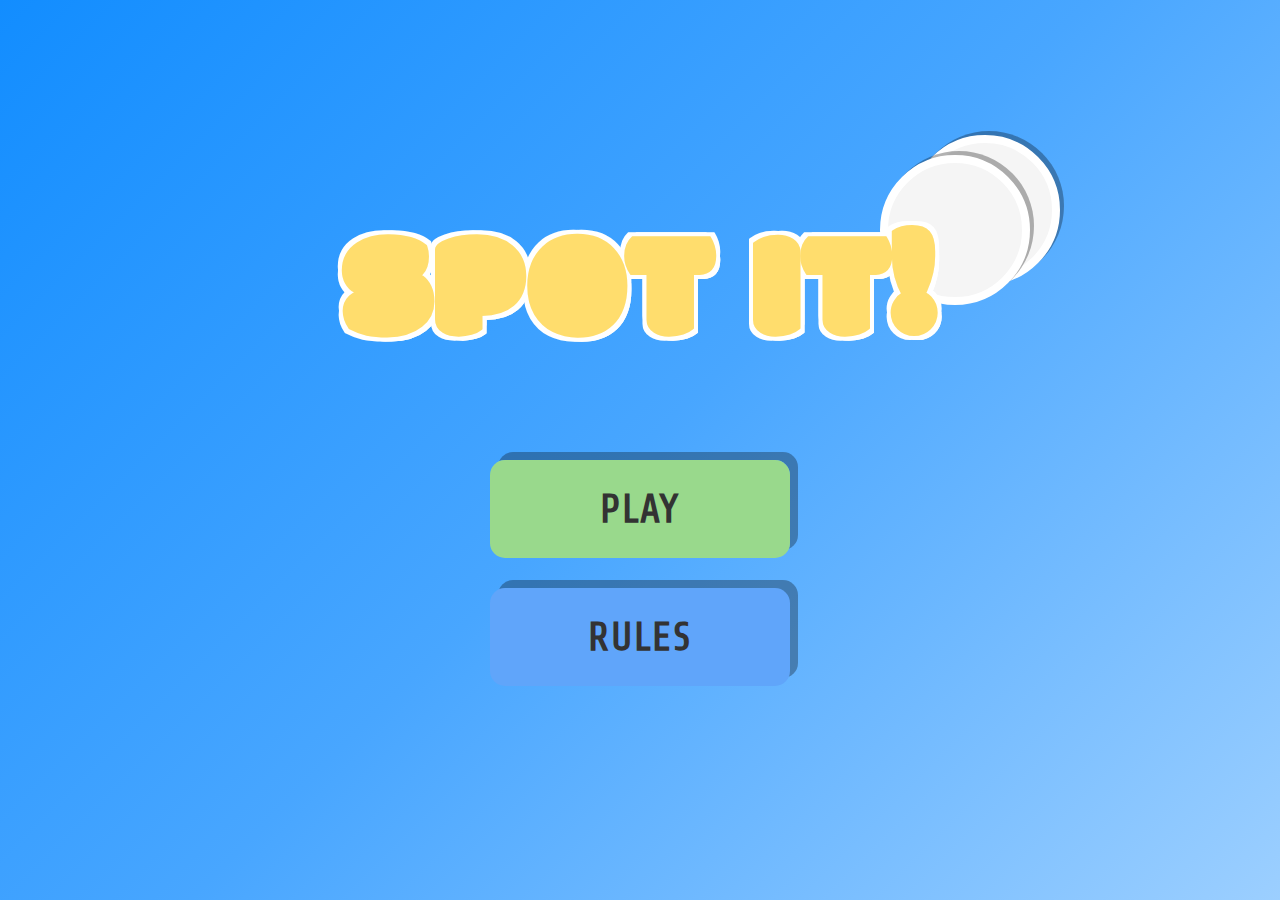
<file: index.html>
<!DOCTYPE html>
<html lang="en">
<head>
    <meta charset="UTF-8">
    <meta name="viewport" content="width=device-width, initial-scale=1.0">
    <title>Spot It! - Kids Game</title>
    <link rel="stylesheet" href="styles.css">
    <link href="https://fonts.googleapis.com/css2?family=Comic+Neue:wght@400;700&family=Modak&family=Moulpali&display=swap" rel="stylesheet">
</head>
<body>
    <div class="container">
        <div class="decorative-circles">
            <div class="circle circle-1"></div>
            <div class="circle circle-2"></div>
        </div>
        <header>
            <h1>SPOT IT!</h1>
        </header>
        <div class="controls">
            <a href="game.html" id="startBtn" class="btn btn-play">PLAY</a>
            <button id="rulesBtn" class="btn btn-rules">RULES</button>
        </div>
    </div>
    <script>
    document.getElementById('rulesBtn').onclick = function() {
        alert(`🎯 SPOT IT! GAME RULES 🎯\n\n• Click matching symbols between the center and player cards\n• Earn 5 × (time remaining) points for each match\n• Wrong clicks cost 150 points\n• You have 60 seconds to find as many matches as possible!\n• The faster you find matches, the more points you earn!\n\nGood luck! 🍀`);
    };
    </script>
</body>
</html>
</file>
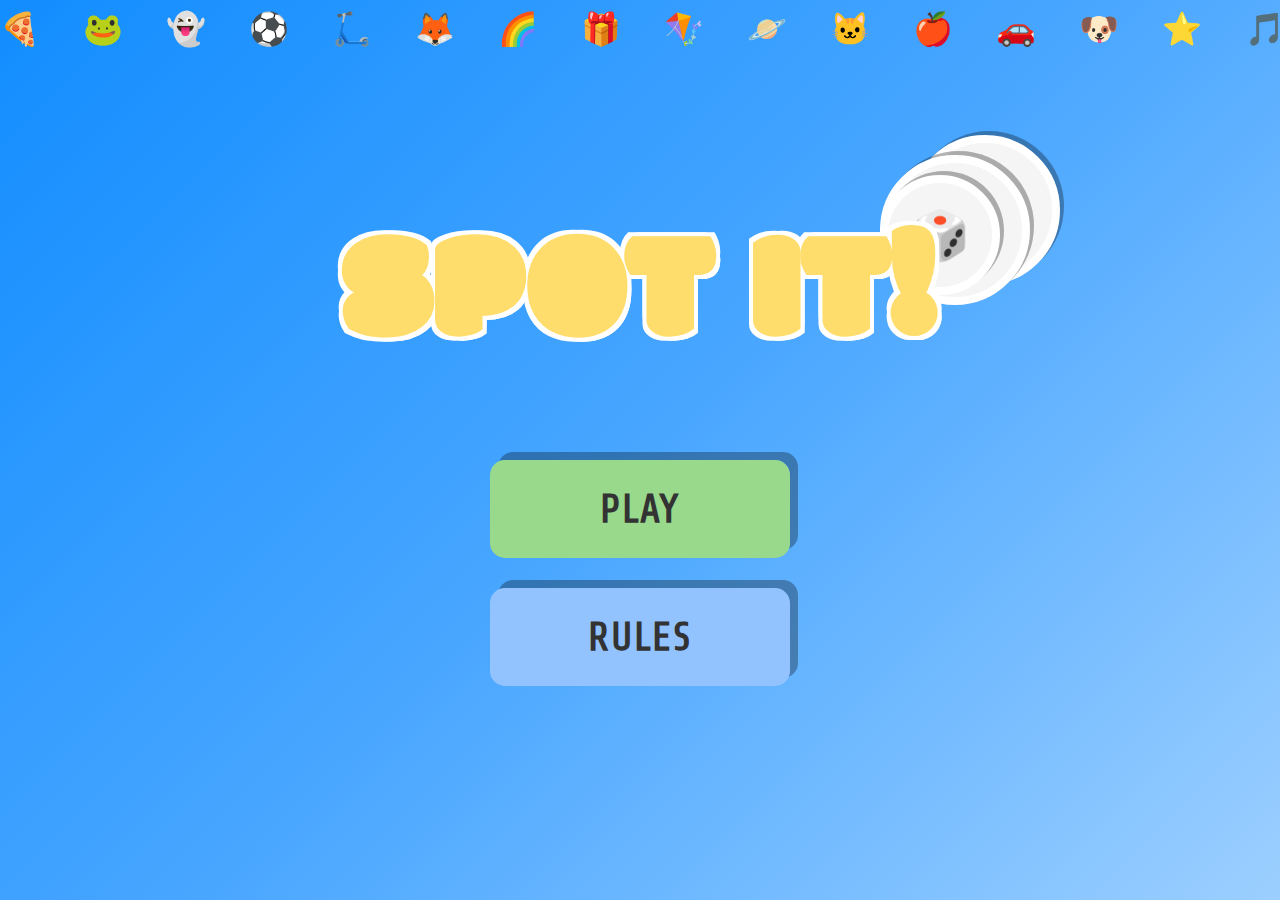
<file: src/index.html>
<!DOCTYPE html>
<html lang="en">
<head>
    <meta charset="UTF-8">
    <meta name="viewport" content="width=device-width, initial-scale=1.0">
    <title>Spot It! - Kids Game</title>
    <link rel="stylesheet" href="styles.css">
    <link href="https://fonts.googleapis.com/css2?family=Comic+Neue:wght@400;700&family=Modak&family=Moulpali&display=swap" rel="stylesheet">
</head>
<body>
    <div class="container">
        <div class="symbol-marquee">
            <div class="marquee-track">
                🍕 🐸 👻 ⚽ 🛴 🦊 🌈 🎁 🪁 🪐 🐱 🍎 🚗 🐶 ⭐ 🎵 🎈 🌵 🎲 🦄 🍕 🐸 👻 ⚽ 🛴 🦊 🌈 🎁 🪁 🪐 🐱 🍎 🚗 🐶 ⭐ 🎵 🎈 🌵 🎲 🦄 
            </div>
        </div>
        
        <div class="decorative-circles">
            <div class="circle circle-1">🎯</div>
            <div class="circle circle-2">⭐</div>
            <div class="circle circle-3">🎲</div>
        </div>
        <header>
            <h1>SPOT IT!</h1>
        </header>
        <div class="controls">
            <a href="game.html" id="startBtn" class="btn btn-play">PLAY</a>
            <button id="rulesBtn" class="btn btn-rules">RULES</button>
        </div>
    </div>
    <script>
    document.getElementById('rulesBtn').onclick = function() {
        alert(`🎯 SPOT IT! GAME RULES 🎯\n\n• Click matching symbols between the center and player cards\n• Earn 5 × (time remaining) points for each match\n• Wrong clicks cost 150 points\n• You have 60 seconds to find as many matches as possible!\n• The faster you find matches, the more points you earn!\n\nGood luck! 🍀`);
    };
    </script>
</body>
</html>
</file>
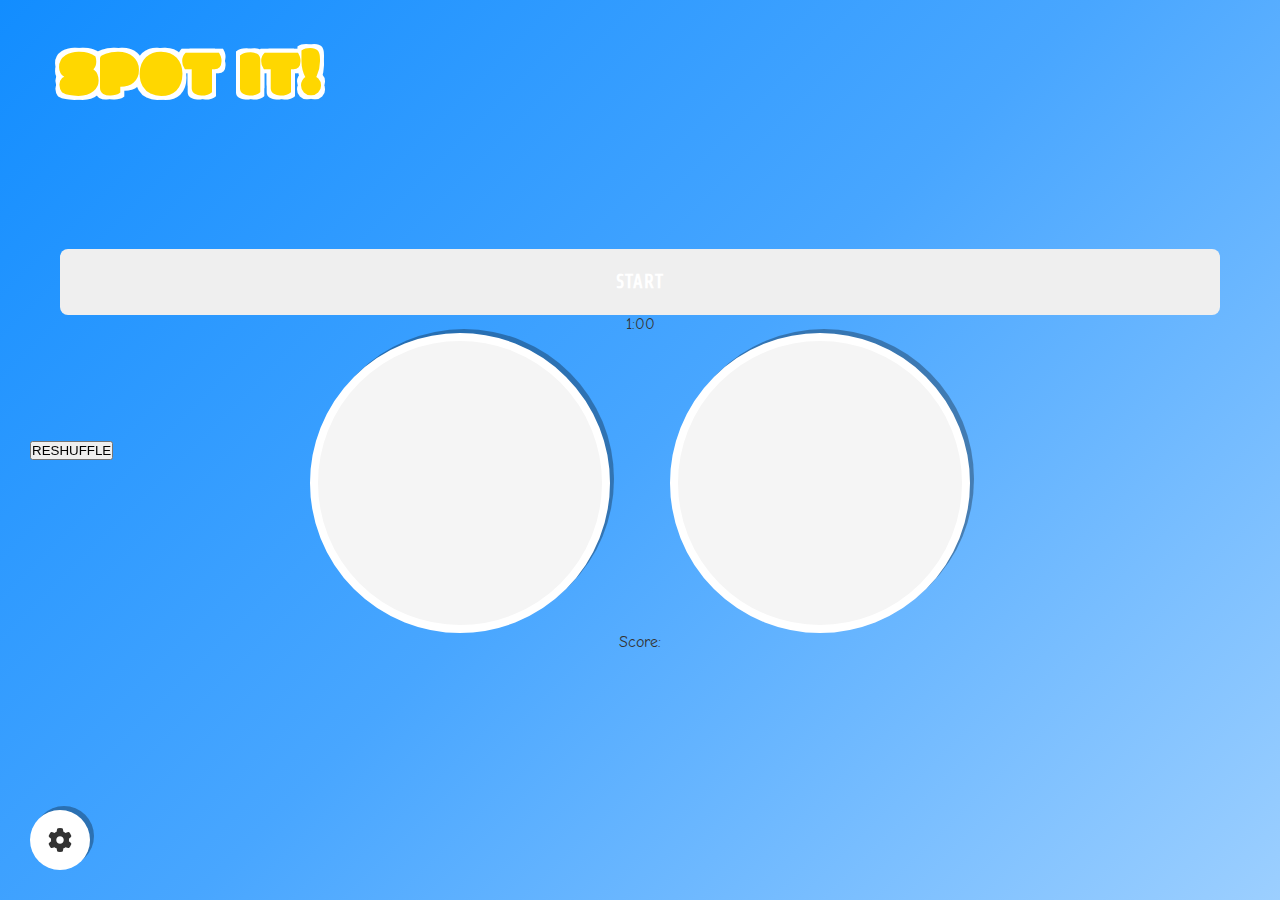
<file: game.html>
<!DOCTYPE html>
<html lang="en">
<head>
    <meta charset="UTF-8">
    <meta name="viewport" content="width=device-width, initial-scale=1.0">
    <title>Spot It! - Play</title>
    <link rel="stylesheet" href="styles.css">
    <link href="https://fonts.googleapis.com/css2?family=Comic+Neue:wght@400;700&family=Modak&family=Moulpali&display=swap" rel="stylesheet">
    <link rel="stylesheet" href="https://cdnjs.cloudflare.com/ajax/libs/font-awesome/6.0.0/css/all.min.css">
</head>
<body class="game-page">
    <div class="container">
        <header>
            <h1>SPOT IT!</h1>
        </header>
        
        <!-- Start Game -->
        <button class="menu-btn" id="startBtn">START</button>
        <span id="timer">1:00</span>
        <div class="center-cards">
            <div id="card1" class="big-card"></div>
            <div id="card2" class="big-card"></div>
        </div>

        <div id="score-info">
            <p id="score-title">Score: </p>
            <p id="score"></p>
        </div>
        
        <!-- Gear icon for controls -->
        <div class="settingsBtn" id="settingsBtn">
            <i class="fas fa-cog"></i>
        </div>


        <!-- Individual control buttons (hidden by default) -->
        <!-- <div class="control-btn" id="resetBtn" style="display: none;"> -->
            <div class="control-panel hidden" id="control-panel">
                <button class="control-btn control-red" id="resetBtn">RESET</button>
                <!-- <button class="control-btn control-green" id="customBtn">CUSTOMIZE</button> -->
                <button class="control-btn control-green" id="rulesBtn">RULES</button>
            </div>

            <button class="control-btn control-red reshuffle-fixed" id="reshuffleBtn">RESHUFFLE</button>
    </div>
    <script src="script.js"></script>


    <div id="overlay" class="hidden"></div>
    <div id="modal" class="hidden">
        <div id="modal-content">
            <button id="closeModalBtn">Close</button>
        </div>
    </div>

</body>
</html>
</file>
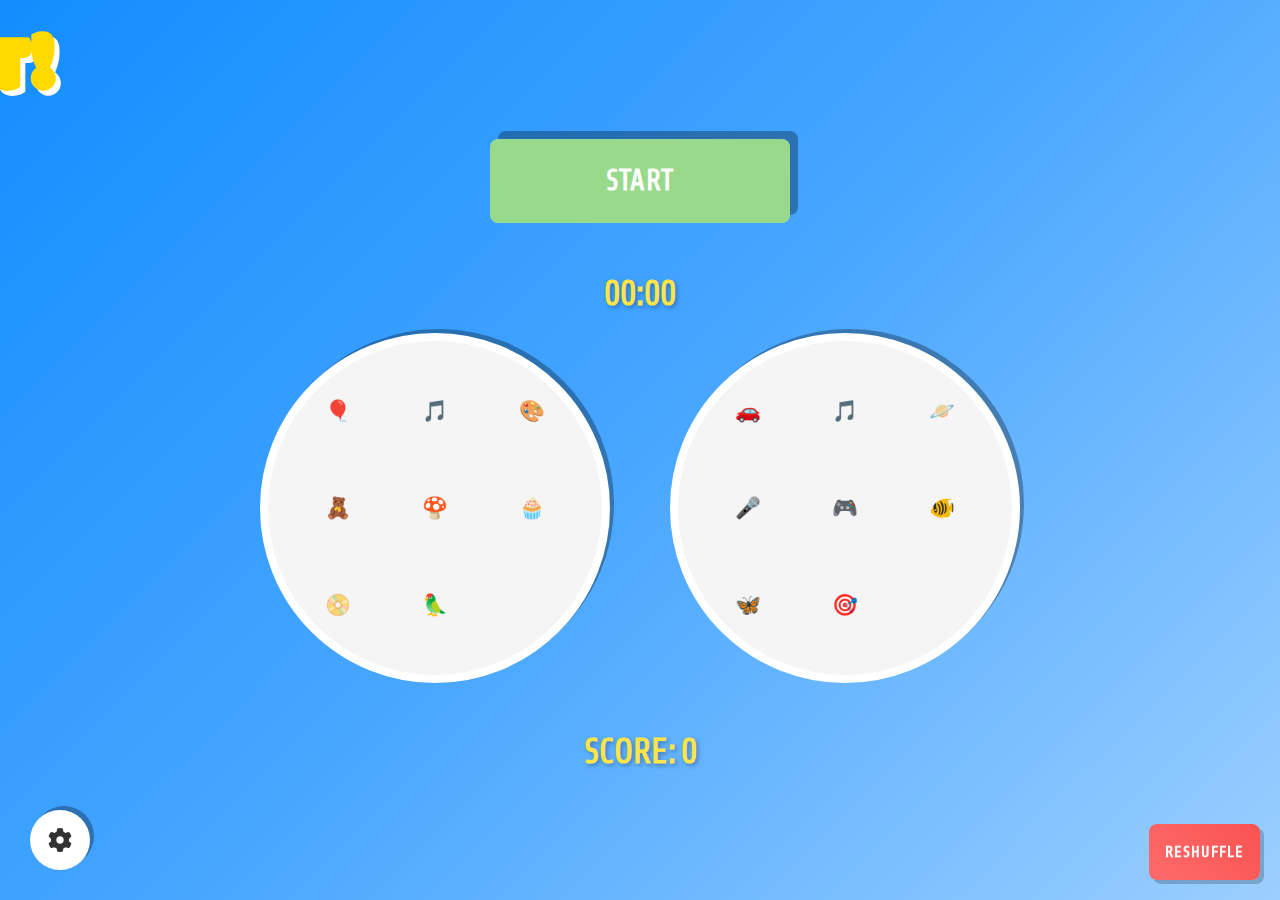
<file: src/game.html>
<!DOCTYPE html>
<html lang="en">
<head>
    <meta charset="UTF-8">
    <meta name="viewport" content="width=device-width, initial-scale=1.0">
    <title>Spot It! - Play</title>
    <link rel="stylesheet" href="styles.css">
    <link href="https://fonts.googleapis.com/css2?family=Comic+Neue:wght@400;700&family=Modak&family=Moulpali&display=swap" rel="stylesheet">
    <link rel="stylesheet" href="https://cdnjs.cloudflare.com/ajax/libs/font-awesome/6.0.0/css/all.min.css">
</head>
<body class="game-page">
    <div class="container">
        <header>
            <h1><a href="index.html" style="text-decoration: none; color: inherit;">SPOT IT!</a></h1>
        </header>
        
        <!-- Start Game -->
        <button class="menu-btn" id="startBtn">START</button>
        <span id="timer">1:00</span>
        <div class="center-cards">
            <div id="card1" class="big-card"></div>
            <div id="card2" class="big-card"></div>
        </div>

        <div id="score-info">
            <p id="score-title">Score: </p>
            <p id="score"></p>
        </div>
        
        <!-- Gear icon for controls -->
        <div class="settingsBtn" id="settingsBtn">
            <i class="fas fa-cog"></i>
        </div>


        <!-- Individual control buttons (hidden by default) -->
        <!-- <div class="control-btn" id="resetBtn" style="display: none;"> -->
            <div class="control-panel hidden" id="control-panel">
                <button class="control-btn control-red" id="resetBtn">RESET</button>
                <!-- <button class="control-btn control-green" id="customBtn">CUSTOMIZE</button> -->
                <button class="control-btn control-green" id="rulesBtn">RULES</button>
            </div>

            <button class="control-btn control-red reshuffle-fixed" id="reshuffleBtn">RESHUFFLE</button>
    </div>
    <script src="script.js"></script>


    <div id="overlay" class="hidden"></div>
    <div id="modal" class="hidden">
        <div id="modal-content">
            <button id="closeModalBtn">Close</button>
        </div>
    </div>

</body>
</html>
</file>
<file: styles.css>
* {
    margin: 0;
    padding: 0;
    box-sizing: border-box;
}

body {
    font-family: 'Comic Neue', cursive;
    background: linear-gradient(135deg, #128DFF 0%, #48A6FF 50%, #9CCFFF 100%);
    min-height: 100vh;
    color: #333;
}

/* Decorative circles behind the title */
.decorative-circles {
    position: absolute;
    top: 15%;
    right: 15%;
    z-index: -1;
}

.circle {
    position: absolute;
    border-radius: 50%;
    background: #f5f5f5;
    border: 8px solid white;
    box-shadow: 4px -4px 0px rgba(0, 0, 0, 0.3);
}

.circle-1 {
    width: 150px;
    height: 150px;
    top: 0;
    right: 0;
}

.circle-2 {
    width: 150px;
    height: 150px;
    top: 20px;
    right: 30px;
}

.container {
    max-width: 1200px;
    margin: 0 auto;
    padding: 20px;
    text-align: center;
    min-height: 100vh;
    display: flex;
    flex-direction: column;
    justify-content: center;
    align-items: center;
    position: relative;
}

/* Only for index.html: huge title */
body:not(.game-page) h1 {
    font-size: 150px;
}

header {
    margin-bottom: 30px;
}

h1 {
    font-family: 'Modak', cursive;
    /* font-size is overridden for index.html above */
    color: #FFDD6D;
    text-shadow: 
        4px 4px 0 #fff,
        -4px -4px 0 #fff,
        4px -4px 0 #fff,
        -4px 4px 0 #fff,
        4px 4px 0 #fff,
        -3px -3px 0 #fff,
        3px -3px 0 #fff,
        -3px 3px 0 #fff,
        2px 2px 0 #fff,
        -2px -2px 0 #fff,
        2px -2px 0 #fff,
        -2px 2px 0 #fff,
        1px 1px 0 #fff,
        -1px -1px 0 #fff,
        1px -1px 0 #fff,
        -1px 1px 0 #fff;
    margin-bottom: 20px;
    letter-spacing: 2px;
}

.game-info {
    display: flex;
    justify-content: center;
    gap: 40px;
    font-size: 1.5rem;
    color: white;
    text-shadow: 1px 1px 2px rgba(0,0,0,0.3);
    margin-top: 20px;
}

.game-area {
    display: flex;
    flex-direction: column;
    align-items: center;
    gap: 30px;
    margin-bottom: 30px;
}

.center-card {
    width: 240px;
    height: 240px;
    background: white;
    border-radius: 20px;
    box-shadow: 0 10px 30px rgba(0,0,0,0.3);
    display: grid;
    grid-template-columns: repeat(3, 1fr);
    grid-template-rows: repeat(3, 1fr);
    gap: 5px;
    padding: 15px;
    cursor: pointer;
    transition: transform 0.2s ease;
    border: 4px solid #ff6b6b;
    align-items: center;
    justify-items: center;
}

.center-card:hover {
    transform: scale(1.05);
}

.center-card .symbol {
    font-size: 2.5rem;
    display: flex;
    align-items: center;
    justify-content: center;
    width: 100%;
    height: 100%;
    cursor: pointer;
    transition: all 0.2s ease;
    border-radius: 8px;
}

.center-card .symbol:hover {
    background: rgba(255, 107, 107, 0.1);
    transform: scale(1.1);
}

.center-card .symbol.clicked {
    background: rgba(255, 107, 107, 0.3);
    border: 2px solid #ff6b6b;
    transform: scale(1.05);
}

.player-cards {
    display: flex;
    gap: 20px;
    flex-wrap: wrap;
    justify-content: center;
    max-width: 800px;
}

.player-card {
    width: 160px;
    height: 160px;
    background: white;
    border-radius: 15px;
    box-shadow: 0 5px 15px rgba(0,0,0,0.2);
    display: grid;
    grid-template-columns: repeat(3, 1fr);
    grid-template-rows: repeat(3, 1fr);
    gap: 3px;
    padding: 10px;
    cursor: pointer;
    transition: all 0.2s ease;
    border: 3px solid transparent;
    align-items: center;
    justify-items: center;
}

.player-card:hover {
    transform: translateY(-5px);
    box-shadow: 0 10px 25px rgba(0,0,0,0.3);
}

.player-card.selected {
    border-color: #4ecdc4;
    transform: scale(1.1);
}

.player-card.correct {
    border-color: #51cf66;
    background: #ebfbee;
    animation: correctPulse 0.5s ease;
}

.player-card.wrong {
    border-color: #ff6b6b;
    background: #fff5f5;
    animation: wrongShake 0.5s ease;
}

.player-card .symbol {
    font-size: 1.8rem;
    display: flex;
    align-items: center;
    justify-content: center;
    width: 100%;
    height: 100%;
    cursor: pointer;
    transition: all 0.2s ease;
    border-radius: 6px;
}

.player-card .symbol:hover {
    background: rgba(78, 205, 196, 0.1);
    transform: scale(1.1);
}

.player-card .symbol.clicked {
    background: rgba(78, 205, 196, 0.3);
    border: 2px solid #4ecdc4;
    transform: scale(1.05);
}

@keyframes correctPulse {
    0%, 100% { transform: scale(1.1); }
    50% { transform: scale(1.2); }
}

@keyframes wrongShake {
    0%, 100% { transform: translateX(0); }
    25% { transform: translateX(-5px); }
    75% { transform: translateX(5px); }
}

@keyframes messageFade {
    0% {
        opacity: 0;
        transform: translate(-50%, -50%) scale(0.8);
    }
    20% {
        opacity: 1;
        transform: translate(-50%, -50%) scale(1.1);
    }
    80% {
        opacity: 1;
        transform: translate(-50%, -50%) scale(1);
    }
    100% {
        opacity: 0;
        transform: translate(-50%, -50%) scale(0.9);
    }
}

.controls {
    display: flex;
    flex-direction: column;
    gap: 30px;
    justify-content: center;
    align-items: center;
    margin-bottom: 30px;
}

.btn {
    font-family: 'Moulpali', cursive;
    padding: 5px;
    font-size: 40px;
    border: none;
    border-radius: 15px;
    cursor: pointer;
    transition: all 0.3s ease;
    font-weight: bold;
    width: 300px;
    
    text-transform: uppercase;
    text-decoration: none;
    letter-spacing: 2px;
}

.btn:hover {
    transform: translateY(-3px);
    box-shadow: 0 12px 24px rgba(0,0,0,0.3);
}

.btn:active {
    transform: translateY(-1px);
    box-shadow: 0 6px 12px rgba(0,0,0,0.2);
}

.btn-play {
    background: linear-gradient(45deg, #99D98C, #99D98C);
    color: #333;
    box-shadow: 8px -8px 0px rgba(0, 0, 0, 0.3);
}

.btn-play:hover {
    box-shadow: 8px -8px 0px rgba(0, 0, 0, 0.4);
}

.btn-rules {
    background: linear-gradient(45deg, #B1F7FF, #B1F7FF);
    color: #333;
    box-shadow: 8px -8px 0px rgba(0, 0, 0, 0.3);
}

.btn-rules:hover {
    box-shadow: 8px -8px 0px rgba(0, 0, 0, 0.4);
}

.game-over {
    position: fixed;
    top: 50%;
    left: 50%;
    transform: translate(-50%, -50%);
    background: white;
    padding: 40px;
    border-radius: 20px;
    box-shadow: 0 20px 60px rgba(0,0,0,0.3);
    text-align: center;
    z-index: 1000;
}

.game-over h2 {
    color: #ff6b6b;
    margin-bottom: 20px;
    font-size: 2.5rem;
}

.game-over p {
    font-size: 1.5rem;
    margin-bottom: 30px;
    color: #333;
}

/* Responsive design */
@media (max-width: 768px) {
    h1 {
        font-size: 2.5rem;
    }
    
    .game-info {
        flex-direction: column;
        gap: 10px;
        font-size: 1.2rem;
    }
    
    .center-card {
        width: 180px;
        height: 180px;
        padding: 10px;
    }
    
    .center-card .symbol {
        font-size: 1.8rem;
    }
    
    .player-card {
        width: 120px;
        height: 120px;
        padding: 8px;
    }
    
    .player-card .symbol {
        font-size: 1.3rem;
    }
    
    .player-cards {
        gap: 15px;
    }
    
    .controls {
        flex-direction: column;
        align-items: center;
    }
    
    .btn {
        width: 200px;
    }
}

@media (max-width: 480px) {
    .container {
        padding: 10px;
    }
    
    h1 {
        font-size: 2rem;
    }
    
    .center-card {
        width: 140px;
        height: 140px;
        padding: 8px;
    }
    
    .center-card .symbol {
        font-size: 1.4rem;
    }
    
    .player-card {
        width: 90px;
        height: 90px;
        padding: 5px;
    }
    
    .player-card .symbol {
        font-size: 1rem;
    }
} 

/* Game page specific styles */
.game-page .container {
    justify-content: center;
    align-items: center;
    min-height: 100vh;
    position: relative;
}

.game-page header {
    position: absolute;
    top: 30px;
    left: 20px;
    z-index: 10;
}

.game-page h1 {
    font-family: 'Modak', cursive;
    font-size: 4rem;
    color: #FFD700;
    text-shadow: 
        4px 4px 0 #fff,
        -4px -4px 0 #fff,
        4px -4px 0 #fff,
        -4px 4px 0 #fff,
        3px 3px 0 #fff,
        -3px -3px 0 #fff,
        3px -3px 0 #fff,
        -3px 3px 0 #fff,
        2px 2px 0 #fff,
        -2px -2px 0 #fff,
        2px -2px 0 #fff,
        -2px 2px 0 #fff,
        1px 1px 0 #fff,
        -1px -1px 0 #fff,
        1px -1px 0 #fff,
        -1px 1px 0 #fff;
    margin: 0;
    letter-spacing: 2px;
}

.center-cards {
    display: flex;
    gap: 60px;
    justify-content: center;
    align-items: center;
}

.big-card {
    width: 300px;
    height: 300px;
    border-radius: 50%;
    background: #f5f5f5;
    border: 8px solid white;
    box-shadow: 4px -4px 0px rgba(0, 0, 0, 0.3);
    display: grid;
    grid-template-columns: repeat(3, 1fr);
    grid-template-rows: repeat(3, 1fr);
    gap: 8px;
    padding: 25px;
    cursor: pointer;
    transition: transform 0.2s ease;
    align-items: center;
    justify-items: center;
}

.big-card:hover {
    transform: scale(1.05);
}

.big-card .symbol {
    font-size: 2.5rem;
    display: flex;
    align-items: center;
    justify-content: center;
    width: 100%;
    height: 100%;
    cursor: pointer;
    transition: all 0.2s ease;
    border-radius: 8px;
}

.big-card .symbol:hover {
    background: rgba(255, 107, 107, 0.1);
    transform: scale(1.1);
}

.big-card .symbol.clicked {
    background: rgba(255, 107, 107, 0.3);
    border: 2px solid #ff6b6b;
    transform: scale(1.05);
}

/* Gear icon */
.settingsBtn {
    position: fixed;
    bottom: 30px;
    left: 30px;
    width: 60px;
    height: 60px;
    background: white;
    border-radius: 50%;
    display: flex;
    align-items: center;
    justify-content: center;
    cursor: pointer;
    box-shadow: 4px -4px 0px rgba(0, 0, 0, 0.3);
    transition: all 0.3s ease;
    z-index: 100;
}

.settingsBtn:hover {
    transform: scale(1.1) rotate(90deg);
}

.settingsBtn i {
    font-size: 24px;
    color: #333;
}

/* Controls menu - REMOVED */
/* .controls-menu {
    position: fixed;
    bottom: 100px;
    left: 30px;
    background: white;
    border-radius: 15px;
    padding: 20px;
    box-shadow: 4px -4px 0px rgba(0, 0, 0, 0.3);
    z-index: 99;
    min-width: 200px;
}

.menu-content h3 {
    margin-bottom: 20px;
    color: #333;
    font-family: 'Comic Neue', cursive;
    text-align: center;
    font-size: 1.5rem;
} */

/* Individual control buttons */
.control-btn {
    position: fixed;
    left: 30px;
    z-index: 99;
}

#resetBtn {
    bottom: 200px;
}

#customizeBtn {
    bottom: 280px;
}

#rulesBtn {
    bottom: 360px;
}

.menu-btn {
    font-family: 'Moulpali', cursive;
    font-size: 1.2rem;
    font-weight: bold;
    color: white;
    border: none;
    border-radius: 8px;
    padding: 12px 20px;
    cursor: pointer;
    transition: all 0.3s ease;
    letter-spacing: 1px;
    text-transform: uppercase;
    width: 100%;
}

.menu-btn:hover {
    transform: scale(1.05);
}

/* Customize button - Purple */
#customizeBtn {
    background: #8B5CF6;
}

#customizeBtn:hover {
    box-shadow: 4px -4px 0px rgba(139, 92, 246, 0.4);
}

/* Reset button - Light pink/red */
#resetBtn {
    background: #F87171;
}

#resetBtn:hover {
    box-shadow: 4px -4px 0px rgba(248, 113, 113, 0.4);
}

/* Rules button - Light blue */
#rulesBtn {
    background: #60A5FA;
}

#rulesBtn:hover {
    box-shadow: 4px -4px 0px rgba(96, 165, 250, 0.4);
}

/* Game stats above cards */
.game-stats {
    display: flex;
    justify-content: center;
    gap: 60px;
    margin-bottom: 30px;
    font-family: 'Moulpali', cursive;
}

.stat-item {
    display: flex;
    flex-direction: column;
    align-items: center;
    gap: 5px;
}

.stat-label {
    font-size: 1.5rem;
    color: white;
    text-shadow: 2px 2px 4px rgba(0,0,0,0.3);
    font-weight: bold;
    letter-spacing: 2px;
}

.stat-value {
    font-size: 3rem;
    color: #FFD700;
    text-shadow: 
        2px 2px 0 #fff,
        -2px -2px 0 #fff,
        2px -2px 0 #fff,
        -2px 2px 0 #fff,
        1px 1px 0 #fff,
        -1px -1px 0 #fff,
        1px -1px 0 #fff,
        -1px 1px 0 #fff;
    font-weight: bold;
    letter-spacing: 1px;
} 

.start-btn {
    font-family: 'Moulpali', cursive;
    font-size: 1.5rem;
    font-weight: bold;
    color: white;
    background: linear-gradient(45deg, #99D98C, #99D98C);
    border: none;
    border-radius: 10px;
    padding: 10px 20px;
    cursor: pointer;
    box-shadow: 4px -4px 0px rgba(0, 0, 0, 0.3);
    transition: all 0.3s ease;
    letter-spacing: 2px;
    text-transform: uppercase;
}

.start-btn:hover {
    transform: scale(1.05);
    box-shadow: 4px -4px 0px rgba(0, 0, 0, 0.4);
}

.start-btn:disabled {
    opacity: 0.6;
    cursor: not-allowed;
    transform: none;
} 

#overlay {
  position: fixed;
  top: 0; left: 0; right: 0; bottom: 0;
  background: rgba(0,0,0,0.6);
  z-index: 1000;
  display: none; /* or use a .hidden class */
}

#modal {
  position: fixed;
  top: 50%; left: 50%;
  transform: translate(-50%, -50%);
  background: white;
  padding: 2rem;
  border-radius: 16px;
  z-index: 1001;
  display: none; /* or use a .hidden class */
} 

.hidden {
    display: none !important;
}
</file>
<file: src/styles.css>
* {
    margin: 0;
    padding: 0;
    box-sizing: border-box;
}

body {
    font-family: 'Comic Neue', cursive;
    background: linear-gradient(135deg, #128DFF 0%, #48A6FF 50%, #9CCFFF 100%);
    min-height: 100vh;
    color: #333;
}

/* Decorative circles behind the title */
.decorative-circles {
    position: absolute;
    top: 15%;
    right: 15%;
    z-index: -1;
}

.circle {
    position: absolute;
    border-radius: 50%;
    background: #f5f5f5;
    border: 8px solid white;
    box-shadow: 4px -4px 0px rgba(0, 0, 0, 0.3);
    display: flex;
    align-items: center;
    justify-content: center;
    font-size: 3rem;
    color: #333;
}

.circle-1 {
    width: 150px;
    height: 150px;
    top: 0;
    right: 0;
}

.circle-2 {
    width: 150px;
    height: 150px;
    top: 20px;
    right: 30px;
}

.circle-3 {
    width: 120px;
    height: 120px;
    top: 40px;
    right: 60px;
}

.container {
    max-width: 1200px;
    margin: 0 auto;
    padding: 20px;
    text-align: center;
    min-height: 100vh;
    display: flex;
    flex-direction: column;
    justify-content: center;
    align-items: center;
    position: relative;
}

.symbol-marquee {
    width: 100%;
    overflow: hidden;
    background: none; /* optional background */
    padding: 10px 0;
    position: fixed;
    top: 0;
    left: 0;
    z-index: 100;
    
}

.marquee-track {
    display: inline-block;
    white-space: nowrap;
    font-size: 2rem;
    letter-spacing: 1rem;
    color: white;
    animation: scrollSymbols 35s linear infinite;
}

@keyframes scrollSymbols {
    0% { transform: translateX(100%); }
    100% { transform: translateX(-100%); }
}


/* Only for index.html: huge title */
body:not(.game-page) h1 {
    font-size: 150px;
}

header {
    margin-bottom: 30px;
}

h1 {
    font-family: 'Modak', cursive;
    /* font-size is overridden for index.html above */
    color: #FFDD6D;
    text-shadow: 
        4px 4px 0 #fff,
        -4px -4px 0 #fff,
        4px -4px 0 #fff,
        -4px 4px 0 #fff,
        4px 4px 0 #fff,
        -3px -3px 0 #fff,
        3px -3px 0 #fff,
        -3px 3px 0 #fff,
        2px 2px 0 #fff,
        -2px -2px 0 #fff,
        2px -2px 0 #fff,
        -2px 2px 0 #fff,
        1px 1px 0 #fff,
        -1px -1px 0 #fff,
        1px -1px 0 #fff,
        -1px 1px 0 #fff;
    margin-bottom: 20px;
    letter-spacing: 2px;
}

.game-info {
    display: flex;
    justify-content: center;
    gap: 40px;
    font-size: 1.5rem;
    color: white;
    text-shadow: 1px 1px 2px rgba(0,0,0,0.3);
    margin-top: 20px;
}

.game-area {
    display: flex;
    flex-direction: column;
    align-items: center;
    gap: 30px;
    margin-bottom: 30px;
}

.center-card {
    width: 240px;
    height: 240px;
    background: white;
    border-radius: 20px;
    box-shadow: 0 10px 30px rgba(0,0,0,0.3);
    display: grid;
    grid-template-columns: repeat(3, 1fr);
    grid-template-rows: repeat(3, 1fr);
    gap: 5px;
    padding: 15px;
    cursor: pointer;
    transition: transform 0.2s ease;
    border: 4px solid #ff6b6b;
    align-items: center;
    justify-items: center;
}

.center-card:hover {
    transform: scale(1.05);
}

.symbol {
    display: inline-block;
    font-size: 2rem;
    margin: 10px;
    cursor: pointer;
    transition: transform 0.2s, 
}

.symbol:hover {
    transform: scale(1.2);
}

.center-cards {
    display: flex;
    gap: 20px;
    flex-wrap: wrap;
    justify-content: center;
    max-width: 800px;
}

.center-card {
    width: 160px;
    height: 160px;
    background: white;
    border-radius: 15px;
    box-shadow: 0 5px 15px rgba(0,0,0,0.2);
    display: grid;
    grid-template-columns: repeat(3, 1fr);
    grid-template-rows: repeat(3, 1fr);
    gap: 3px;
    padding: 10px;
    cursor: pointer;
    transition: all 0.2s ease;
    border: 3px solid transparent;
    align-items: center;
    justify-items: center;
}

.big-card:hover {
    transform: translateY(-5px);
    box-shadow: 0 10px 25px rgba(0,0,0,0.3);
}

.big-card.selected {
    border-color: #4ecdc4;
    transform: scale(1.1);
}

.big-card.correct {
    border-color: #51cf66;
    background: #ebfbee;
    animation: correctPulse 0.5s ease;
}

.big-card.wrong {
    border-color: #ff6b6b;
    background: #fff5f5;
    animation: wrongShake 0.5s ease;
}

.big-card .symbol {
    font-size: 1.8rem;
    display: flex;
    align-items: center;
    justify-content: center;
    width: 100%;
    height: 100%;
    cursor: pointer;
    transition: all 0.2s ease;
    border-radius: 6px;
}

.big-card .symbol:hover {
    /* background: rgba(78, 205, 196, 0.1); */
    transform: scale(1.1);
}

.big-card .symbol.clicked {
    /* background: rgba(78, 205, 196, 0.3); */
    /* border: 2px solid #4ecdc4; */
    transform: scale(1.05);
}

@keyframes correctPulse {
    0%, 100% { transform: scale(1.1); }
    50% { transform: scale(1.2); }
}

@keyframes wrongShake {
    0%, 100% { transform: translateX(0); }
    25% { transform: translateX(-5px); }
    75% { transform: translateX(5px); }
}

@keyframes messageFade {
    0% {
        opacity: 0;
        transform: translate(-50%, -50%) scale(0.8);
    }
    20% {
        opacity: 1;
        transform: translate(-50%, -50%) scale(1.1);
    }
    80% {
        opacity: 1;
        transform: translate(-50%, -50%) scale(1);
    }
    100% {
        opacity: 0;
        transform: translate(-50%, -50%) scale(0.9);
    }
}

.controls {
    display: flex;
    flex-direction: column;
    gap: 30px;
    justify-content: center;
    align-items: center;
    margin-bottom: 30px;
}

.btn {
    font-family: 'Moulpali', cursive;
    padding: 5px;
    font-size: 40px;
    border: none;
    border-radius: 15px;
    cursor: pointer;
    transition: all 0.3s ease;
    font-weight: bold;
    width: 300px;
    
    text-transform: uppercase;
    text-decoration: none;
    letter-spacing: 2px;
}

.btn:hover {
    transform: translateY(-3px);
    box-shadow: 0 12px 24px rgba(0,0,0,0.3);
}

.btn:active {
    transform: translateY(-1px);
    box-shadow: 0 6px 12px rgba(0,0,0,0.2);
}

.btn-play {
    background: linear-gradient(45deg, #99D98C, #99D98C);
    color: #333;
    box-shadow: 8px -8px 0px rgba(0, 0, 0, 0.3);
}

.btn-play:hover {
    box-shadow: 8px -8px 0px rgba(0, 0, 0, 0.4);
}

.btn-rules {
    background: linear-gradient(45deg, #B1F7FF, #B1F7FF);
    color: #333;
    box-shadow: 8px -8px 0px rgba(0, 0, 0, 0.3);
}

.btn-rules:hover {
    box-shadow: 8px -8px 0px rgba(0, 0, 0, 0.4);
}

.game-over {
    position: fixed;
    top: 50%;
    left: 50%;
    transform: translate(-50%, -50%);
    background: white;
    padding: 40px;
    border-radius: 20px;
    box-shadow: 0 20px 60px rgba(0,0,0,0.3);
    text-align: center;
    z-index: 1000;
}

.game-over h2 {
    color: #ff6b6b;
    margin-bottom: 20px;
    font-size: 2.5rem;
}

.game-over p {
    font-size: 1.5rem;
    margin-bottom: 30px;
    color: #333;
}

/* Responsive design */
@media (max-width: 768px) {
    h1 {
        font-size: 2.5rem;
    }
    
    .game-info {
        flex-direction: column;
        gap: 10px;
        font-size: 1.2rem;
    }
    
    .controls {
        flex-direction: column;
        align-items: center;
    }
    
    .btn {
        width: 200px;
    }
}

@media (max-width: 480px) {
    .container {
        padding: 10px;
    }
    
    h1 {
        font-size: 2rem;
    }
} 

/* Game page specific styles */
.game-page .container {
    justify-content: center;
    align-items: center;
    min-height: 100vh;
    position: relative;
}

.game-page header h1 {
    position: absolute;
    top: 10px;
    left: 0px;
    z-index: 10;
    transform: translateX(-300px);
}

.game-page h1 {
    margin: 0;
    padding: 0;
    text-align: left;
    text-shadow: 5px 5px 0px #FFF;
    font-family: 'Modak', cursive;
    font-size: 5rem;
    color: #ffd900;
    margin: 0;
    letter-spacing: 1px;
}

.center-cards {
    display: flex;
    gap: 60px;
    justify-content: center;
    align-items: center;
}

.big-card {
    width: 350px;
    height: 350px;
    border-radius: 50%;
    background: #f5f5f5;
    border: 8px solid white;
    box-shadow: 4px -4px 0px rgba(0, 0, 0, 0.3);
    display: grid;
    grid-template-columns: repeat(3, 1fr);
    grid-template-rows: repeat(3, 1fr);
    gap: 8px;
    padding: 25px;
    cursor: pointer;
    transition: transform 0.2s ease;
    align-items: center;
    justify-items: center;
}

.big-card:hover {
    transform: scale(1.05);
}

.big-card .symbol {
    font-size: 1.3rem;
    display: flex;
    align-items: center;
    justify-content: center;
    width: 100%;
    height: 100%;
    cursor: pointer;
    transition: all 0.2s ease;
    border-radius: 8px;
}

.big-card .symbol:hover {
    transform: scale(1.8);
}

.big-card .symbol.clicked {
    background: rgba(255, 107, 107, 0.3);
    border: 2px solid #ff6b6b;
    transform: scale(1.8);
}

/* Settings button styles (formerly gear-icon) */
.settingsBtn {
    position: fixed;
    bottom: 30px;
    left: 30px;
    width: 60px;
    height: 60px;
    background: white;
    border-radius: 50%;
    display: flex;
    align-items: center;
    justify-content: center;
    cursor: pointer;
    box-shadow: 4px -4px 0px rgba(0, 0, 0, 0.3);
    transition: all 0.3s ease;
    z-index: 100;
}

.settingsBtn:hover {
    transform: scale(1.1) rotate(90deg);
}

.settingsBtn i {
    font-size: 24px;
    color: #333;
}

/* Controls menu - REMOVED */
/* .controls-menu {
    position: fixed;
    bottom: 100px;
    left: 30px;
    background: white;
    border-radius: 15px;
    padding: 20px;
    box-shadow: 4px -4px 0px rgba(0, 0, 0, 0.3);
    z-index: 99;
    min-width: 200px;
}

.menu-content h3 {
    margin-bottom: 20px;
    color: #333;
    font-family: 'Comic Neue', cursive;
    text-align: center;
    font-size: 1.5rem;
} */

/* Individual control buttons */
.control-panel {
  position: fixed;
  bottom: 120px;
  left: 20px;
  display: flex;
  flex-direction: column;
  gap: 15px; /* spacing between buttons */
  z-index: 1000;
}

.control-btn {
  all: unset;
  display: inline-block;
  font-family: 'Moulpali', cursive;
  font-size: 1rem;
  font-weight: bold;
  padding: 10px 16px;
  border-radius: 8px;
  cursor: pointer;
  text-transform: uppercase;
  letter-spacing: 1px;
  box-shadow: 4px 4px 0px rgba(0, 0, 0, 0.2);
  transition: all 0.3s ease;
}

.control-btn:hover {
  filter: brightness(1.1);
}

.control-red {
  background: linear-gradient(45deg, #FF6B6B, #FA5252);
  color: white;
}

.control-green {
  background: linear-gradient(45deg, #99D98C, #76C893);
  color: #333;
}

.hidden {
  display: none;
}

.menu-btn {
  font-family: 'Moulpali', cursive;
  font-size: 1.8rem;
  font-weight: bold;
  color: white;
  background: linear-gradient(45deg, #99D98C, #99D98C);
  border: none;
  border-radius: 8px;
  padding: 10px 15px;
  margin-bottom: 2rem;
  width: 300px;
  cursor: pointer;
  letter-spacing: 1px;
  text-transform: uppercase;
  text-decoration: none;
  box-shadow: 8px -8px 0px rgba(0, 0, 0, 0.3);
  transition: all 0.3s ease;
}

.menu-btn:hover {
  transform: scale(1.05);
}



.menu-green {
    background: linear-gradient(45deg, #99D98C, #99D98C);
    color: white;
}
.control-green {
    background: linear-gradient(45deg, #99D98C, #99D98C);
    color: #333;
}

.control-blue {
    background: linear-gradient(45deg, #74C0FC, #4DABF7);
    color: white;
}

.control-red {
    background: linear-gradient(45deg, #FF6B6B, #FA5252);
    color: white;
}


/* Customize button - Purple */
#customizeBtn {
    background: #8B5CF6;
}

#customizeBtn:hover {
    box-shadow: 4px -4px 0px rgba(139, 92, 246, 0.4);
}

/* Reset button - Light pink/red */
#resetBtn {
    background: #F87171;
}

#resetBtn:hover {
    box-shadow: 4px -4px 0px rgba(248, 113, 113, 0.4);
}

/* Rules button - Light blue */
#rulesBtn {
    background: #92c3ff;
}

#rulesBtn:hover {
    box-shadow: 4px -4px 0px rgba(96, 165, 250, 0.4);
}
.reshuffle-fixed {
    position: fixed;
    bottom: 20px;
    right: 20px;
    z-index: 1000;
  }


/* Game stats above cards */
.game-stats {
    display: flex;
    justify-content: center;
    gap: 60px;
    margin-bottom: 30px;
    font-family: 'Moulpali', cursive;
}

.stat-item {
    display: flex;
    flex-direction: column;
    align-items: center;
    gap: 5px;
}

.stat-label {
    font-size: 1.5rem;
    color: white;
    text-shadow: 2px 2px 4px rgba(0,0,0,0.3);
    font-weight: bold;
    letter-spacing: 2px;
}

.stat-value {
    font-size: 3rem;
    color: #FFD700;
    text-shadow: 
        2px 2px 0 #fff,
        -2px -2px 0 #fff,
        2px -2px 0 #fff,
        -2px 2px 0 #fff,
        1px 1px 0 #fff,
        -1px -1px 0 #fff,
        1px -1px 0 #fff,
        -1px 1px 0 #fff;
    font-weight: bold;
    letter-spacing: 1px;
} 

.start-btn:disabled {
    opacity: 0.6;
    cursor: not-allowed;
    transform: none;
} 

/* Timer display */
#timer {
    font-family: 'Moulpali', cursive;
    font-size: 2.2rem;
    color: #ffe44a;
    text-shadow: 2px 2px 4px rgba(0,0,0,0.3);
    font-weight: bold;
    margin: 0 20px;
}


#score-info {
    display: flex; 
    align-items: center; 
    gap: 5px;
    font-family: 'Moulpali', cursive;
    font-size: 2.2rem;
    color: #ffe44a;
    text-shadow: 2px 2px 4px rgba(0,0,0,0.3);
    font-weight: bold;
    text-transform: uppercase;
    padding-top: 30px;
}

#score {
    transition: all 0.3s ease;
}

#score.score-change {
    animation: scoreBlowUp 0.6s ease;
}

@keyframes scoreBlowUp {
    0% { transform: scale(1); }
    50% { transform: scale(1.3); }
    100% { transform: scale(1); }
}

/* Main game controls */
.game-controls {
    display: flex;
    justify-content: center;
    gap: 24px;
    margin: 24px 0;
}

.main-btn {
    font-family: 'Moulpali', cursive;
    font-size: 1.2rem;
    padding: 12px 28px;
    border-radius: 10px;
    border: none;
    background: #f5f5f5;
    box-shadow: 2px 2px 8px rgba(0,0,0,0.1);
    cursor: pointer;
    transition: background 0.2s, box-shadow 0.2s;
    display: flex;
    align-items: center;
    gap: 8px;
}

.main-btn:hover {
    background: #e0e0e0;
    box-shadow: 2px 4px 12px rgba(0,0,0,0.15);
}

/* Modal and overlay styles */
#overlay {
    position: fixed;
    top: 0; left: 0; right: 0; bottom: 0;
    background: rgba(0,0,0,0.6);
    z-index: 1000;
    display: none;
}

#modal {
    position: fixed;
    top: 50%; left: 50%;
    transform: translate(-50%, -50%);
    background: white;
    padding: 2rem;
    border-radius: 16px;
    z-index: 1001;
    min-width: 300px;
    min-height: 100px;
    display: none;
}

#modal:not(.hidden), #overlay:not(.hidden) {
    display: block;
}
</file>
